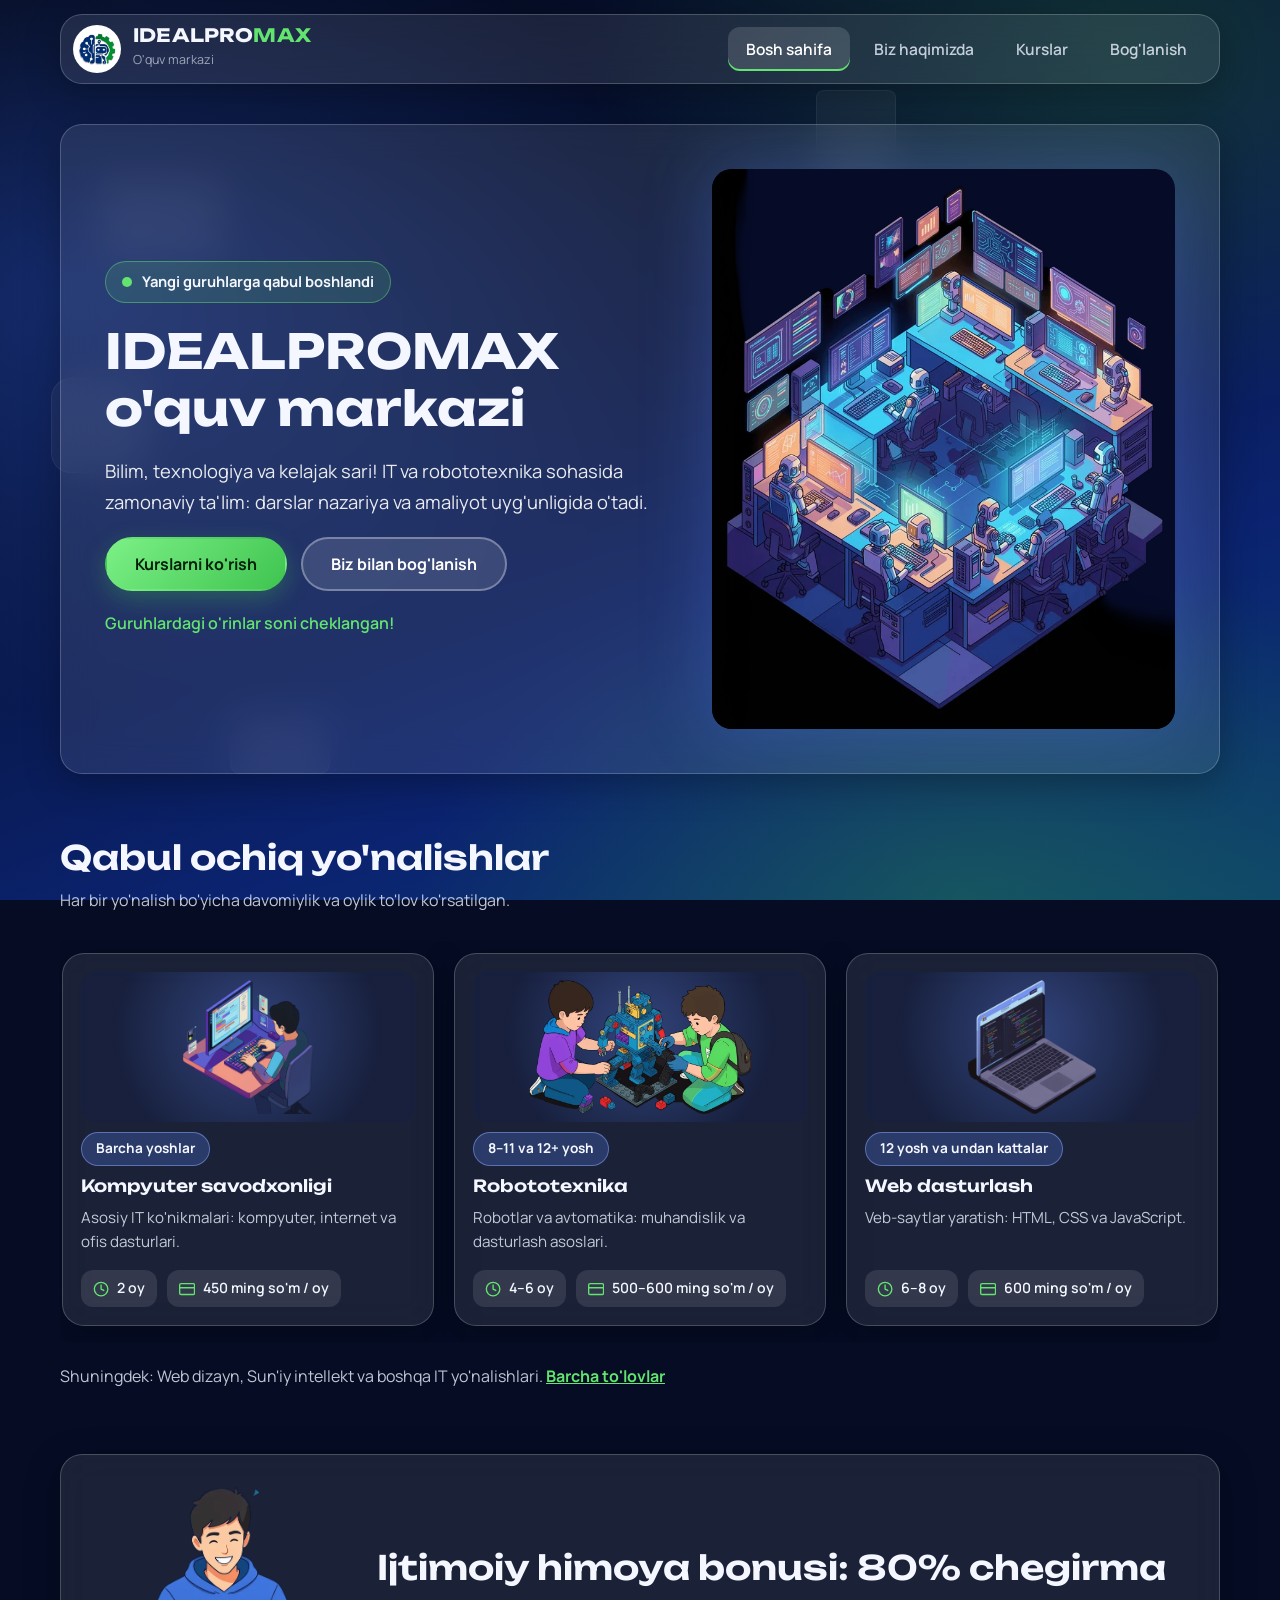
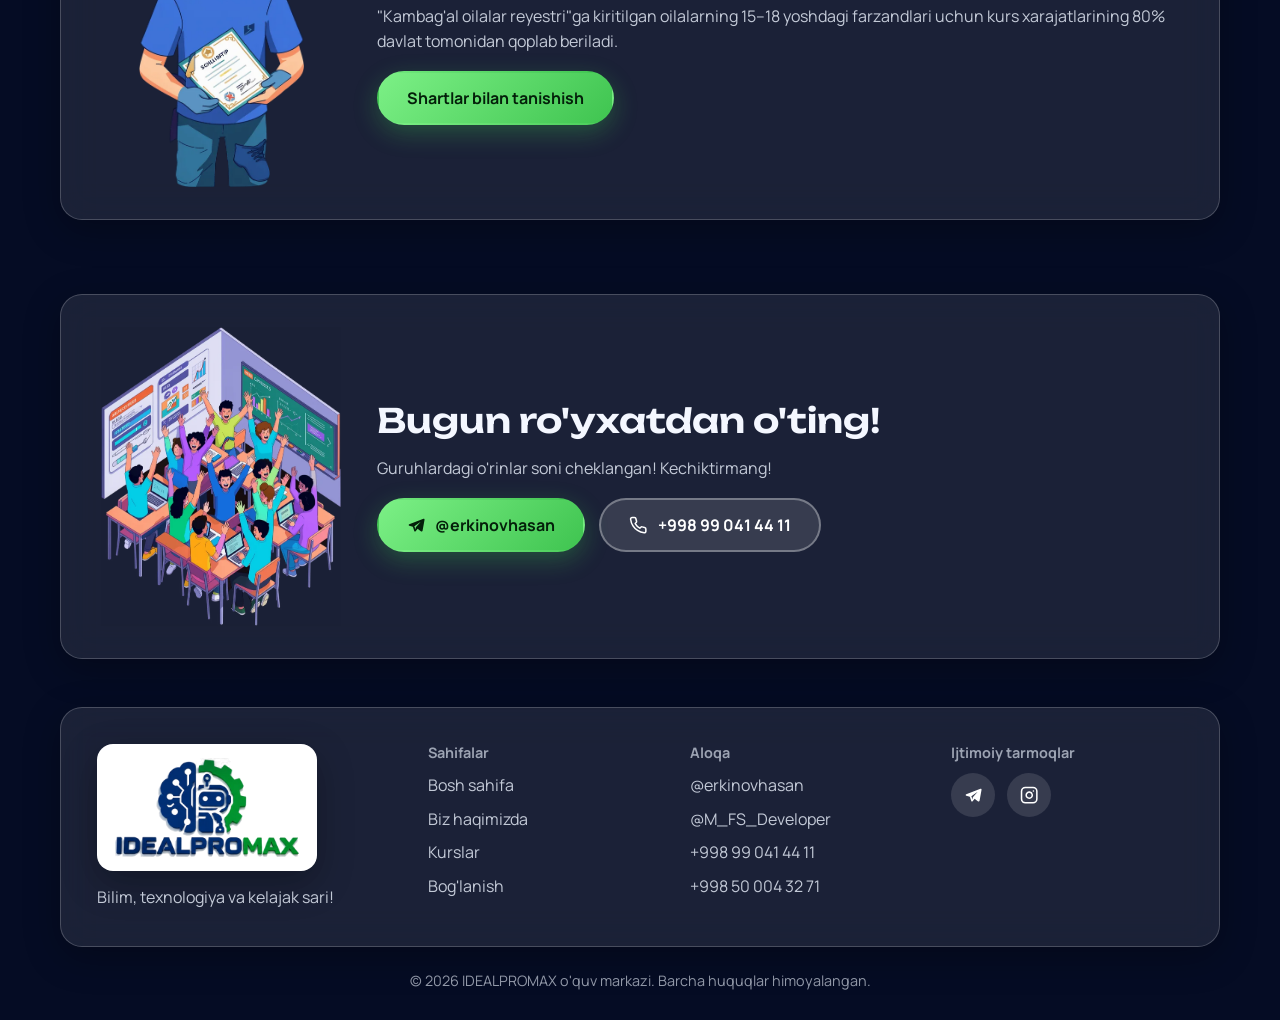
<file: index.html>
<!DOCTYPE html> <html lang="uz"> <head> <meta charset="UTF-8"> <meta name="viewport" content="width=device-width,initial-scale=1,viewport-fit=cover"> <title>IDEALPROMAX o'quv markazi</title> <meta name="description" content="IDEALPROMAX o'quv markazi: kompyuter savodxonligi, robototexnika, web dasturlash va boshqa IT yo'nalishlari. Yangi guruhlarga qabul boshlandi."> <meta name="theme-color" content="#050c24"> <meta name="color-scheme" content="dark"> <meta name="referrer" content="strict-origin-when-cross-origin"> <link rel="icon" type="image/png" href="images/favicon.png"> <link rel="preload" href="fonts/manrope-latin-wght-normal.woff2" as="font" type="font/woff2" crossorigin> <link rel="preload" href="fonts/unbounded-latin-wght-normal.woff2" as="font" type="font/woff2" crossorigin> <link rel="stylesheet" href="style.css"> <meta property="og:type" content="website"> <meta property="og:locale" content="uz_UZ"> <meta property="og:site_name" content="IDEALPROMAX o'quv markazi"> <meta property="og:title" content="IDEALPROMAX o'quv markazi"> <meta property="og:description" content="IDEALPROMAX o'quv markazi: kompyuter savodxonligi, robototexnika, web dasturlash va boshqa IT yo'nalishlari. Yangi guruhlarga qabul boshlandi."> <meta name="twitter:card" content="summary"> <noscript><link rel="stylesheet" href="noscript.css"></noscript> </head> <body> <svg class="sprite" width="0" height="0" aria-hidden="true"> <symbol id="i-tg" viewBox="0 0 24 24"><path fill="currentColor" d="M21.5 3.6 2.9 10.8c-.9.35-.85 1.65.07 1.9l4.7 1.35 1.8 5.6c.25.8 1.3.95 1.8.3l2.6-3.2 4.6 3.4c.7.5 1.65.1 1.85-.75L22.9 5c.2-.85-.6-1.7-1.4-1.4zM9.6 13.3l8.3-5.9-6.4 7.2-.3 3z"/></symbol> <symbol id="i-ph" viewBox="0 0 24 24"><path fill="none" stroke="currentColor" stroke-width="2" stroke-linecap="round" stroke-linejoin="round" d="M22 16.9v3a2 2 0 0 1-2.2 2 19.8 19.8 0 0 1-8.6-3.1 19.5 19.5 0 0 1-6-6A19.8 19.8 0 0 1 2.1 4.2 2 2 0 0 1 4.1 2h3a2 2 0 0 1 2 1.7c.1 1 .4 1.9.7 2.8a2 2 0 0 1-.5 2.1L8.1 9.9a16 16 0 0 0 6 6l1.3-1.3a2 2 0 0 1 2.1-.4c.9.3 1.8.6 2.8.7a2 2 0 0 1 1.7 2z"/></symbol> <symbol id="i-ig" viewBox="0 0 24 24"><g fill="none" stroke="currentColor" stroke-width="2" stroke-linecap="round" stroke-linejoin="round"><rect x="2" y="2" width="20" height="20" rx="5"/><path d="M16 11.4A4 4 0 1 1 12.6 8 4 4 0 0 1 16 11.4z"/><path d="M17.5 6.5h.01"/></g></symbol> <symbol id="i-pin" viewBox="0 0 24 24"><g fill="none" stroke="currentColor" stroke-width="2" stroke-linecap="round" stroke-linejoin="round"><path d="M21 10c0 7-9 13-9 13S3 17 3 10a9 9 0 0 1 18 0z"/><circle cx="12" cy="10" r="3"/></g></symbol> <symbol id="i-clock" viewBox="0 0 24 24"><g fill="none" stroke="currentColor" stroke-width="2" stroke-linecap="round" stroke-linejoin="round"><circle cx="12" cy="12" r="10"/><path d="M12 6v6l4 2"/></g></symbol> <symbol id="i-card" viewBox="0 0 24 24"><g fill="none" stroke="currentColor" stroke-width="2" stroke-linecap="round" stroke-linejoin="round"><rect x="1" y="4" width="22" height="16" rx="2"/><path d="M1 10h22"/></g></symbol> <symbol id="i-home" viewBox="0 0 24 24"><g fill="none" stroke="currentColor" stroke-width="2" stroke-linecap="round" stroke-linejoin="round"><path d="M3 9l9-7 9 7v11a2 2 0 0 1-2 2H5a2 2 0 0 1-2-2z"/><path d="M9 22V12h6v10"/></g></symbol> <symbol id="i-info" viewBox="0 0 24 24"><g fill="none" stroke="currentColor" stroke-width="2" stroke-linecap="round" stroke-linejoin="round"><circle cx="12" cy="12" r="10"/><path d="M12 16v-4M12 8h.01"/></g></symbol> <symbol id="i-book" viewBox="0 0 24 24"><g fill="none" stroke="currentColor" stroke-width="2" stroke-linecap="round" stroke-linejoin="round"><path d="M2 3h6a4 4 0 0 1 4 4v14a3 3 0 0 0-3-3H2z"/><path d="M22 3h-6a4 4 0 0 0-4 4v14a3 3 0 0 1 3-3h7z"/></g></symbol> <symbol id="i-chat" viewBox="0 0 24 24"><path fill="none" stroke="currentColor" stroke-width="2" stroke-linecap="round" stroke-linejoin="round" d="M21 11.5a8.4 8.4 0 0 1-.9 3.8 8.5 8.5 0 0 1-7.6 4.7 8.4 8.4 0 0 1-3.8-.9L3 21l1.9-5.7a8.4 8.4 0 0 1-.9-3.8 8.5 8.5 0 0 1 4.7-7.6 8.4 8.4 0 0 1 3.8-.9h.5a8.5 8.5 0 0 1 8 8z"/></symbol> <symbol id="i-ok" viewBox="0 0 24 24"><path fill="none" stroke="currentColor" stroke-width="2.6" stroke-linecap="round" stroke-linejoin="round" d="M20 6 9 17l-5-5"/></symbol> </svg> <a class="skip" href="#main">Asosiy mazmunga o'tish</a> <div class="bg-shapes" aria-hidden="true"> <div class="shape"></div><div class="shape"></div><div class="shape"></div> <div class="shape"></div><div class="shape"></div><div class="shape"></div> </div> <header id="top"> <div class="container"> <nav class="glass" aria-label="Asosiy menyu"> <a class="logo" href="#home" data-page="home" aria-label="IDEALPROMAX — bosh sahifa"> <span class="logo-icon"><img src="images/logo-icon.png" alt="" width="44" height="44"></span> <span class="logo-text"><b>IDEALPRO<i>MAX</i></b><small>O'quv markazi</small></span> </a> <a class="nav-call" href="tel:+998990414411" aria-label="Qo'ng'iroq qilish"><svg><use href="#i-ph"/></svg></a> <div class="nav-links"> <a href="#home" data-page="home" class="active">Bosh sahifa</a> <a href="#about" data-page="about">Biz haqimizda</a> <a href="#courses" data-page="courses">Kurslar</a> <a href="#contact" data-page="contact">Bog'lanish</a> </div> </nav> </div> </header> <main id="main"> <section id="home" class="page active"> <div class="container"> <div class="hero glass"> <div class="hero-content"> <span class="pill"><span class="dot"></span>Yangi guruhlarga qabul boshlandi</span> <h1>IDEALPROMAX o'quv markazi</h1> <p class="lead">Bilim, texnologiya va kelajak sari! IT va robototexnika sohasida zamonaviy ta'lim: darslar nazariya va amaliyot uyg'unligida o'tadi.</p> <div class="btn-row"> <a class="btn btn-primary" href="#courses" data-page="courses">Kurslarni ko'rish</a> <a class="btn btn-ghost" href="#contact" data-page="contact">Biz bilan bog'lanish</a> </div> <p class="note">Guruhlardagi o'rinlar soni cheklangan!</p> </div> <div class="hero-image"><img src="images/hero.webp" alt="IT va robototexnika xonasi illyustratsiyasi" width="750" height="1000" fetchpriority="high"></div> </div> <div class="section"> <div class="section-head"> <h2>Qabul ochiq yo'nalishlar</h2> <p>Har bir yo'nalish bo'yicha davomiylik va oylik to'lov ko'rsatilgan.</p> </div> <div class="carousel" data-carousel aria-label="Kurs yo'nalishlari"><div class="track"> <article class="card glass lift slide"> <div class="card-img"><img src="images/computer.webp" alt="Kompyuter savodxonligi" loading="lazy"></div> <span class="badge">Barcha yoshlar</span> <h3>Kompyuter savodxonligi</h3> <p>Asosiy IT ko'nikmalari: kompyuter, internet va ofis dasturlari.</p> <div class="chips"><span class="chip"><svg><use href="#i-clock"/></svg>2 oy</span><span class="chip"><svg><use href="#i-card"/></svg>450 ming so'm / oy</span></div> </article> <article class="card glass lift slide"> <div class="card-img"><img src="images/robokids.webp" alt="Robototexnika" loading="lazy"></div> <span class="badge">8–11 va 12+ yosh</span> <h3>Robototexnika</h3> <p>Robotlar va avtomatika: muhandislik va dasturlash asoslari.</p> <div class="chips"><span class="chip"><svg><use href="#i-clock"/></svg>4–6 oy</span><span class="chip"><svg><use href="#i-card"/></svg>500–600 ming so'm / oy</span></div> </article> <article class="card glass lift slide"> <div class="card-img"><img src="images/web.webp" alt="Web dasturlash" loading="lazy"></div> <span class="badge">12 yosh va undan kattalar</span> <h3>Web dasturlash</h3> <p>Veb-saytlar yaratish: HTML, CSS va JavaScript.</p> <div class="chips"><span class="chip"><svg><use href="#i-clock"/></svg>6–8 oy</span><span class="chip"><svg><use href="#i-card"/></svg>600 ming so'm / oy</span></div> </article> </div></div> <p class="more">Shuningdek: Web dizayn, Sun'iy intellekt va boshqa IT yo'nalishlari. <a href="#courses" data-page="courses" data-scroll="prices">Barcha to'lovlar</a></p> </div> <div class="section"> <div class="banner glass"> <img src="images/social.webp" alt="Sertifikat ushlab turgan o'quvchi" loading="lazy"> <div> <h2>Ijtimoiy himoya bonusi: 80% chegirma</h2> <p>&quot;Kambag'al oilalar reyestri&quot;ga kiritilgan oilalarning 15–18 yoshdagi farzandlari uchun kurs xarajatlarining 80% davlat tomonidan qoplab beriladi.</p> <a class="btn btn-primary" href="#courses" data-page="courses" data-scroll="bonus">Shartlar bilan tanishish</a> </div> </div> </div> </div> </section> <section id="about" class="page"> <div class="container"> <div class="about-content"> <div class="about-text glass"> <h2>Biz haqimizda</h2> <p>IDEALPROMAX — IT va robototexnika sohasida zamonaviy ta'lim beruvchi o'quv markazi. Barcha yoshdagi o'quvchilar uchun professional kurslar tashkil etiladi.</p> <p>Darslar zamonaviy usulda, nazariya va amaliyot uyg'unligida olib boriladi. Kompyuter savodxonligi, robototexnika, web dasturlash, web dizayn va sun'iy intellekt yo'nalishlarida bilim olishingiz mumkin.</p> <p>Guruhlardagi o'rinlar soni cheklangan, shuning uchun qabulga oldindan yoziling.</p> </div> <div class="about-img"><img src="images/about.webp" alt="O'quv markazi xonasi illyustratsiyasi" loading="lazy"></div> </div> <div class="stats"> <div class="stat glass"><b>3</b><span>asosiy yo'nalish</span></div> <div class="stat glass"><b>8+</b><span>yoshdan qabul</span></div> <div class="stat glass"><b>2–8 oy</b><span>kurs davomiyligi</span></div> <div class="stat glass"><b>80%</b><span>ijtimoiy himoya bonusi</span></div> </div> <div class="section"> <div class="section-head"><h2>Nima uchun IDEALPROMAX</h2></div> <div class="grid-4"> <div class="feature glass"><h3>Zamonaviy ta'lim</h3><p>IT va robototexnika sohasida zamonaviy ta'lim beruvchi o'quv markazi.</p></div> <div class="feature glass"><h3>Barcha yoshlar uchun</h3><p>Barcha yoshdagi o'quvchilar uchun professional kurslar.</p></div> <div class="feature glass"><h3>Rasmiy sertifikat</h3><p>IT park va IDEALPROMAX tomonidan sertifikat beriladi.</p></div> <div class="feature glass"><h3>Amaliy tajriba</h3><p>Zamonaviy texnologiya va amaliy tajriba bilan ishlash.</p></div> </div> </div> <div class="section"> <div class="result glass"> <img src="images/certificate.webp" alt="Sertifikat olgan bitiruvchi" loading="lazy"> <div> <h2>Sertifikat va natija</h2> <p>Kursni muvaffaqiyatli tugatgan har bir o'quvchi rasmiy hujjat oladi va kelajak uchun tayyor bo'ladi.</p> <ol class="steps"> <li><b>Rasmiy sertifikat</b><span>IT park va IDEALPROMAX tomonidan tasdiqlangan rasmiy sertifikat.</span></li> <li><b>Amaliy portfolio</b><span>Haqiqiy loyihalar va shaxsiy portfolio — ish beruvchilarga taqdim etishga tayyor.</span></li> <li><b>IT karyerasi</b><span>Kelajakda IT sohasida ishlash va rivojlanish imkoniyati.</span></li> </ol> </div> </div> </div> </div> </section> <section id="courses" class="page"> <div class="container"> <div class="hero glass hero-sm"> <div class="hero-content"> <h1>Kurslar va to'lovlar</h1> <p class="lead">Barcha yo'nalishlar bo'yicha o'qish davomiyligi, yosh chegarasi va oylik to'lovlar bir joyda.</p> <a class="btn btn-primary" href="#contact" data-page="contact">Kursga yozilish</a> </div> <div class="hero-image hero-image-sm"><img src="images/courses.webp" alt="IT yo'nalishlari illyustratsiyasi" loading="lazy"></div> </div> <div class="section carousel" data-carousel aria-label="Kurslar"><div class="track"> <article class="course glass slide"> <div class="card-img"><img src="images/computer.webp" alt="Kompyuter savodxonligi kursi" loading="lazy"></div> <span class="badge">Barcha yoshlar</span> <h2>Kompyuter savodxonligi</h2> <h3>Nima o'rganasiz?</h3> <ul class="ticks"> <li>Kompyuter asoslari va operatsion tizimlar</li> <li>Internet va xavfsiz foydalanish</li> <li>Ofis dasturlari (Word, Excel, PowerPoint)</li> </ul> <div class="meta"><div><small>Davomiylik</small><b>2 oy</b></div><div><small>Oylik to'lov</small><b>450 ming so'm</b></div></div> </article> <article class="course glass slide"> <div class="card-img"><img src="images/robokids.webp" alt="Robokids kursi" loading="lazy"></div> <span class="badge">8–11 yosh</span> <h2>Robokids</h2> <h3>Nima o'rganasiz?</h3> <ul class="ticks"> <li>Robot dizayni va qurilish asoslari</li> <li>Muhandislik tafakkurini rivojlantirish</li> </ul> <div class="meta"><div><small>Davomiylik</small><b>4–6 oy</b></div><div><small>Oylik to'lov</small><b>500 ming so'm</b></div></div> </article> <article class="course glass slide"> <div class="card-img"><img src="images/robotics.webp" alt="Robototexnika kursi" loading="lazy"></div> <span class="badge">12+ yosh</span> <h2>Robototexnika</h2> <h3>Nima o'rganasiz?</h3> <ul class="ticks"> <li>Dasturlash va avtomatika</li> <li>Muhandislik asoslari va loyihalar</li> </ul> <div class="meta"><div><small>Davomiylik</small><b>6 oy</b></div><div><small>Oylik to'lov</small><b>600 ming so'm</b></div></div> </article> <article class="course glass slide"> <div class="card-img"><img src="images/web.webp" alt="Web dasturlash kursi" loading="lazy"></div> <span class="badge">12 yosh va undan kattalar</span> <h2>Web dasturlash</h2> <p>Zamonaviy veb-texnologiyalarni o'rganing va o'z veb-saytingizni yarating!</p> <h3>O'quv dasturi</h3> <ul class="ticks"> <li>HTML — veb-sahifalar tuzilishi</li> <li>CSS — dizayn va stillar</li> <li>JavaScript — interaktivlik va dasturlash</li> <li>To'liq veb-saytlar yaratish</li> </ul> <div class="meta"><div><small>Davomiylik</small><b>6–8 oy</b></div><div><small>Oylik to'lov</small><b>600 ming so'm</b></div></div> </article> </div></div> <div class="section" id="prices"> <div class="section-head"><h2>To'lovlar jadvali</h2></div> <div class="table-wrap glass"> <table class="price-table"> <thead><tr><th>Yo'nalish</th><th>Yosh</th><th>Davomiylik</th><th>Oylik to'lov</th></tr></thead> <tbody> <tr><td data-label="Yo'nalish">Kompyuter savodxonligi</td><td data-label="Yosh">Barcha yoshlar</td><td data-label="Davomiylik">2 oy</td><td data-label="Oylik to'lov">450 ming so'm</td></tr> <tr><td data-label="Yo'nalish">Robokids</td><td data-label="Yosh">8–11 yosh</td><td data-label="Davomiylik">4–6 oy</td><td data-label="Oylik to'lov">500 ming so'm</td></tr> <tr><td data-label="Yo'nalish">Robototexnika</td><td data-label="Yosh">12+ yosh</td><td data-label="Davomiylik">6 oy</td><td data-label="Oylik to'lov">600 ming so'm</td></tr> <tr><td data-label="Yo'nalish">Web dasturlash</td><td data-label="Yosh">12 yosh va undan kattalar</td><td data-label="Davomiylik">6–8 oy</td><td data-label="Oylik to'lov">600 ming so'm</td></tr> </tbody> </table> </div> </div> <div class="section"> <div class="section-head"><h2>Qo'shimcha yo'nalishlar</h2><p>Quyidagi yo'nalishlar bo'yicha ham qabul ochiq. Davomiylik va to'lovni Telegram yoki telefon orqali so'rang.</p></div> <div class="grid-fit"> <div class="feature glass"><h3>Web dizayn</h3></div> <div class="feature glass"><h3>Sun'iy intellekt</h3></div> <div class="feature glass"><h3>IT yo'nalishlari</h3></div> </div> </div> <div class="section" id="bonus"> <div class="banner glass"> <img src="images/social.webp" alt="Sertifikat ushlab turgan o'quvchi" loading="lazy"> <div> <h2>Ijtimoiy himoya bonusi</h2> <p class="lead">80% chegirma — bilimga yo'l hamma uchun ochiq!</p> <dl class="facts"> <div><dt>Kimlar uchun?</dt><dd>&quot;Kambag'al oilalar reyestri&quot;ga kiritilgan (ijtimoiy himoya reyestrida turuvchi) oilalarning 15–18 yoshdagi farzandlari.</dd></div> <div><dt>Chegirma miqdori</dt><dd>Kurs xarajatlarining 80% davlat tomonidan qoplab beriladi.</dd></div> <div><dt>Barcha kurslar</dt><dd>Kompyuter savodxonligi, Robototexnika va Web dasturlash kurslarida amal qiladi.</dd></div> <div><dt>Hujjatlar</dt><dd>Reyestrdagi hujjatlarni taqdim etish kifoya — ro'yxatdan o'tish oson!</dd></div> </dl> </div> </div> </div> </div> </section> <section id="contact" class="page"> <div class="container"> <div class="hero glass hero-sm"> <div class="hero-content"> <h1>Biz bilan bog'lanish</h1> <p class="lead">Kursga yozilish va savollar uchun Telegram orqali yozing yoki qo'ng'iroq qiling. Guruhlardagi o'rinlar soni cheklangan!</p> </div> <div class="logo-plate"><img src="images/logo-full.png" alt="IDEALPROMAX logotipi" loading="lazy"></div> </div> <div class="contact-grid section"> <div class="contact-info glass"> <h2>Aloqa ma'lumotlari</h2> <ul class="contact-list"> <li><span class="ci"><svg><use href="#i-tg"/></svg></span><div><h4>Telegram</h4> <a href="https://t.me/erkinovhasan" target="_blank" rel="noopener noreferrer">@erkinovhasan</a> <a href="https://t.me/M_FS_Developer" target="_blank" rel="noopener noreferrer">@M_FS_Developer</a></div></li> <li><span class="ci"><svg><use href="#i-ph"/></svg></span><div><h4>Telefon</h4> <a href="tel:+998990414411">+998 99 041 44 11</a> <a href="tel:+998500043271">+998 50 004 32 71</a></div></li> <li><span class="ci"><svg><use href="#i-ig"/></svg></span><div><h4>Instagram</h4> <a data-href="instagram" href="https://www.instagram.com/parkent_idealpromax" target="_blank" rel="noopener noreferrer">Instagram sahifamiz</a></div></li> <li data-if="telegramChannel" hidden><span class="ci"><svg><use href="#i-tg"/></svg></span><div><h4>Telegram kanal</h4> <a data-href="telegramChannel" href="#" target="_blank" rel="noopener noreferrer">Kanalimizga obuna bo'ling</a></div></li> <li data-if="address" hidden><span class="ci"><svg><use href="#i-pin"/></svg></span><div><h4>Manzil</h4><a data-maplink data-text="address" href="#" target="_blank" rel="noopener noreferrer"></a></div></li> </ul> </div> <div class="contact-cta glass"> <h2>Bugun ro'yxatdan o'ting!</h2> <p>Guruhlardagi o'rinlar soni cheklangan. Kechiktirmang!</p> <div class="btn-col"> <a class="btn btn-primary" href="https://t.me/erkinovhasan" target="_blank" rel="noopener noreferrer"><svg><use href="#i-tg"/></svg>Telegramda yozish</a> <a class="btn btn-ghost" href="tel:+998990414411"><svg><use href="#i-ph"/></svg>Qo'ng'iroq qilish</a> </div> </div> </div> <div class="section"> <div class="map glass"> <h2>Bizni toping</h2> <div id="map-box" class="map-box"> <div id="map-fallback" class="map-fallback"> <svg><use href="#i-pin"/></svg> <p>Markaz manzilini aniqlash uchun bizga qo'ng'iroq qiling yoki Telegramda yozing.</p> <a class="btn btn-ghost" href="tel:+998990414411">+998 99 041 44 11</a> </div> </div> <a class="btn btn-ghost map-open" data-if="address" data-maplink href="#" target="_blank" rel="noopener noreferrer" hidden><svg><use href="#i-pin"/></svg>Xaritada ochish</a> </div> </div> </div> </section> </main> <section id="cta"> <div class="container"> <div class="banner glass"> <img src="images/register.webp" alt="Darsda xursand o'quvchilar" loading="lazy"> <div> <h2>Bugun ro'yxatdan o'ting!</h2> <p>Guruhlardagi o'rinlar soni cheklangan! Kechiktirmang!</p> <div class="btn-row"> <a class="btn btn-primary" href="https://t.me/erkinovhasan" target="_blank" rel="noopener noreferrer"><svg><use href="#i-tg"/></svg>@erkinovhasan</a> <a class="btn btn-ghost" href="tel:+998990414411"><svg><use href="#i-ph"/></svg>+998 99 041 44 11</a> </div> </div> </div> </div> </section> <footer id="footer"> <div class="container"> <div class="foot glass"> <div class="foot-brand"> <div class="logo-plate sm"><img src="images/logo-full.png" alt="IDEALPROMAX" loading="lazy"></div> <p>Bilim, texnologiya va kelajak sari!</p> </div> <div class="foot-col"> <h4>Sahifalar</h4> <a href="#home" data-page="home">Bosh sahifa</a> <a href="#about" data-page="about">Biz haqimizda</a> <a href="#courses" data-page="courses">Kurslar</a> <a href="#contact" data-page="contact">Bog'lanish</a> </div> <div class="foot-col"> <h4>Aloqa</h4> <a href="https://t.me/erkinovhasan" target="_blank" rel="noopener noreferrer">@erkinovhasan</a> <a href="https://t.me/M_FS_Developer" target="_blank" rel="noopener noreferrer">@M_FS_Developer</a> <a href="tel:+998990414411">+998 99 041 44 11</a> <a href="tel:+998500043271">+998 50 004 32 71</a> </div> <div class="foot-col"> <h4>Ijtimoiy tarmoqlar</h4> <div class="socials"> <a href="https://t.me/erkinovhasan" target="_blank" rel="noopener noreferrer" aria-label="Telegram"><svg><use href="#i-tg"/></svg></a> <a data-href="instagram" href="https://www.instagram.com/parkent_idealpromax" target="_blank" rel="noopener noreferrer" aria-label="Instagram"><svg><use href="#i-ig"/></svg></a> <a data-if="telegramChannel" data-href="telegramChannel" href="#" target="_blank" rel="noopener noreferrer" aria-label="Telegram kanal" hidden><svg><use href="#i-tg"/></svg></a> </div> </div> </div> <p class="copyright">&copy; <span id="year">2026</span> IDEALPROMAX o'quv markazi. Barcha huquqlar himoyalangan.</p> </div> </footer> <nav class="tabbar" aria-label="Pastki menyu"> <a href="#home" data-page="home" class="active"><svg><use href="#i-home"/></svg><span>Bosh sahifa</span></a> <a href="#about" data-page="about"><svg><use href="#i-info"/></svg><span>Biz haqimizda</span></a> <a href="#courses" data-page="courses"><svg><use href="#i-book"/></svg><span>Kurslar</span></a> <a href="#contact" data-page="contact"><svg><use href="#i-chat"/></svg><span>Bog'lanish</span></a> </nav> <script src="config.js"></script> <script src="main.js"></script> </body> </html>
</file>
<file: style.css>
@charset "utf-8";@font-face{font-family:Manrope;font-style:normal;font-weight:200 800;font-display:swap;src:url(fonts/manrope-latin-ext-wght-normal.woff2) format('woff2');unicode-range:U+0100-02BA,U+02BD-02C5,U+02C7-02CC,U+02CE-02D7,U+02DD-02FF,U+0304,U+0308,U+0329,U+1D00-1DBF,U+1E00-1E9F,U+1EF2-1EFF,U+2020,U+20A0-20AB,U+20AD-20C0,U+2113,U+2C60-2C7F,U+A720-A7FF}@font-face{font-family:Manrope;font-style:normal;font-weight:200 800;font-display:swap;src:url(fonts/manrope-latin-wght-normal.woff2) format('woff2');unicode-range:U+0000-00FF,U+0131,U+0152-0153,U+02BB-02BC,U+02C6,U+02DA,U+02DC,U+0304,U+0308,U+0329,U+2000-206F,U+20AC,U+2122,U+2191,U+2193,U+2212,U+2215,U+FEFF,U+FFFD}@font-face{font-family:Unbounded;font-style:normal;font-weight:200 900;font-display:swap;src:url(fonts/unbounded-latin-ext-wght-normal.woff2) format('woff2');unicode-range:U+0100-02BA,U+02BD-02C5,U+02C7-02CC,U+02CE-02D7,U+02DD-02FF,U+0304,U+0308,U+0329,U+1D00-1DBF,U+1E00-1E9F,U+1EF2-1EFF,U+2020,U+20A0-20AB,U+20AD-20C0,U+2113,U+2C60-2C7F,U+A720-A7FF}@font-face{font-family:Unbounded;font-style:normal;font-weight:200 900;font-display:swap;src:url(fonts/unbounded-latin-wght-normal.woff2) format('woff2');unicode-range:U+0000-00FF,U+0131,U+0152-0153,U+02BB-02BC,U+02C6,U+02DA,U+02DC,U+0304,U+0308,U+0329,U+2000-206F,U+20AC,U+2122,U+2191,U+2193,U+2212,U+2215,U+FEFF,U+FFFD}:root{--ink:#050c24;--blue:#1d3f9e;--blue-hi:#5b86ff;--green:#35a73b;--green-hi:#63e36f;--white:#f4f7ff;--dim:rgba(238,244,255,.8);--faint:rgba(238,244,255,.62);--glass:rgba(255,255,255,.09);--glass-hi:rgba(255,255,255,.15);--line:rgba(255,255,255,.2);--r:22px;--head:'Unbounded','Segoe UI',system-ui,sans-serif;--body:'Manrope','Segoe UI',system-ui,sans-serif}*{margin:0;padding:0;box-sizing:border-box}html{scroll-behavior:smooth;width:100%;max-width:100%;overflow-x:hidden;overflow-x:clip;overscroll-behavior-x:none;-webkit-text-size-adjust:100%;text-size-adjust:100%}@media (min-width:1600px){html{font-size:17px}.container{max-width:1360px}}@media (min-width:2200px){html{font-size:20px}.container{max-width:1700px}}[id]{scroll-margin-top:110px}body{font-family:var(--body);color:var(--white);background:var(--ink);line-height:1.6;overflow-x:hidden;overflow-x:clip;width:100%;max-width:100%;min-height:100vh;min-height:100dvh;position:relative;overscroll-behavior-x:none;touch-action:pan-y pinch-zoom}footer,header,main,section{max-width:100%}main{overflow-x:clip}body::before{content:"";position:fixed;top:0;left:0;width:100%;height:100%;height:100lvh;z-index:-2;pointer-events:none;background:radial-gradient(900px 600px at 88% 6%,rgba(53,167,59,.22),transparent 60%),radial-gradient(1000px 700px at 6% 32%,rgba(46,92,220,.35),transparent 60%),radial-gradient(900px 600px at 75% 100%,rgba(53,167,59,.28),transparent 60%),linear-gradient(160deg,#040919 0,#08153f 40%,#0b2370 72%,#0a3d6e 100%)}img{max-width:100%;height:auto;display:block}a{color:inherit}h1,h2,h3,h4{font-family:var(--head);line-height:1.18;font-weight:600}h1{font-size:clamp(1.8rem,1rem + 3.2vw,3rem);font-weight:700}h2{font-size:clamp(1.35rem,.9rem + 1.8vw,2.1rem)}h3{font-size:1.05rem}p{color:var(--dim)}svg{width:1.15em;height:1.15em;flex:none}:focus-visible{outline:3px solid var(--green-hi);outline-offset:3px;border-radius:8px}.container{max-width:1200px;margin:0 auto;padding:0 20px}.sprite{position:absolute;width:0;height:0;overflow:hidden}.skip{position:absolute;left:-999px;top:8px;background:#fff;color:#000;padding:10px 16px;border-radius:8px;z-index:100}.skip:focus{left:8px}.bg-shapes{position:fixed;top:0;left:0;width:100%;height:100%;height:100lvh;z-index:-1;overflow:hidden;pointer-events:none}.shape{position:absolute;background:rgba(255,255,255,.05);border:1px solid rgba(255,255,255,.06);animation:9s ease-in-out infinite float}.shape:first-child{width:120px;height:80px;border-radius:15px;top:20%;left:8%}.shape:nth-child(2){width:90px;height:140px;border-radius:12px;top:58%;right:12%;animation-delay:2s;background:rgba(99,227,111,.07)}.shape:nth-child(3){width:100px;height:60px;border-radius:10px;bottom:14%;left:18%;animation-delay:4s}.shape:nth-child(4){width:80px;height:120px;border-radius:8px;top:10%;right:30%;animation-delay:1s}.shape:nth-child(5){width:110px;height:70px;border-radius:14px;bottom:38%;right:18%;animation-delay:3s;background:rgba(91,134,255,.08)}.shape:nth-child(6){width:95px;height:95px;border-radius:20px;top:42%;left:4%;animation-delay:5s}@keyframes float{0%,100%{transform:translateY(0) rotate(0)}50%{transform:translateY(-22px) rotate(12deg)}}.glass{background:var(--glass);-webkit-backdrop-filter:blur(18px);backdrop-filter:blur(18px);border:1px solid var(--line);border-radius:var(--r);box-shadow:0 10px 36px rgba(0,0,0,.28);position:relative}@media (hover:hover){.lift{transition:transform .3s,background .3s}.lift:hover{background:var(--glass-hi);transform:translateY(-5px)}}header{position:sticky;top:0;z-index:50;padding:14px 0}nav{display:flex;align-items:center;justify-content:space-between;gap:16px;padding:10px 14px 10px 12px;background:rgba(8,18,58,.78)}.logo{display:flex;align-items:center;gap:12px;text-decoration:none}.logo-icon{width:48px;height:48px;border-radius:50%;background:#fff;display:grid;place-items:center;padding:5px;flex:none}.logo-text b{display:block;font-family:var(--head);font-size:1.15rem;font-weight:700;letter-spacing:.01em;line-height:1.1}.logo-text i{font-style:normal;color:var(--green-hi)}.logo-text small{color:var(--faint);font-size:.78rem}.nav-links{display:flex;gap:6px}.nav-links a{text-decoration:none;font-weight:600;font-size:.97rem;padding:10px 18px;border-radius:12px;color:var(--dim);transition:background .25s,color .25s}.nav-links a.active,.nav-links a:hover{background:rgba(255,255,255,.14);color:#fff}.nav-links a.active{box-shadow:inset 0 -2px 0 var(--green-hi)}.nav-call{display:none;width:46px;height:46px;border-radius:50%;background:linear-gradient(135deg,#7cf086,#3fc450);color:#04200a;place-items:center}.nav-call svg{width:22px;height:22px}.tabbar{display:none}.page{display:none;padding:26px 0 10px}.page.active{display:block}.section{margin-top:64px}.section-head{max-width:680px;margin-bottom:28px}.section-head p{margin-top:10px}.btn{display:inline-flex;align-items:center;justify-content:center;gap:10px;padding:14px 28px;border-radius:50px;font:700 1rem var(--body);text-decoration:none;cursor:pointer;border:2px solid transparent;transition:transform .25s,box-shadow .25s,background .25s;position:relative;overflow:hidden}.btn:hover{transform:translateY(-3px)}.btn-primary{background:linear-gradient(135deg,#7cf086,#3fc450);color:#04200a;box-shadow:0 8px 24px rgba(63,196,80,.3)}.btn-ghost{background:rgba(255,255,255,.12);border-color:rgba(255,255,255,.32);color:#fff}.btn-ghost:hover{background:rgba(255,255,255,.22)}.btn-row{display:flex;flex-wrap:wrap;gap:14px}.btn-col{display:flex;flex-direction:column;gap:14px;align-items:stretch}.ripple{position:absolute;border-radius:50%;background:rgba(255,255,255,.4);transform:scale(0);animation:.6s linear rip;pointer-events:none}@keyframes rip{to{transform:scale(4);opacity:0}}.hero{display:grid;grid-template-columns:1.1fr .9fr;gap:40px;align-items:center;padding:44px;overflow:hidden}.hero-content>*+*{margin-top:20px}.lead{font-size:1.15rem;line-height:1.65;color:rgba(255,255,255,.9)}.note{font-weight:600;color:var(--green-hi)}.pill{display:inline-flex;align-items:center;gap:10px;padding:8px 16px;border-radius:50px;background:rgba(99,227,111,.14);border:1px solid rgba(99,227,111,.45);font-weight:700;font-size:.92rem}.dot{width:10px;height:10px;border-radius:50%;background:var(--green-hi);animation:1.8s infinite pulse}@keyframes pulse{0%{box-shadow:0 0 0 0 rgba(99,227,111,.6)}100%{box-shadow:0 0 0 12px rgba(99,227,111,0)}}.hero-image{border-radius:20px;overflow:hidden;background:#060b27;box-shadow:0 0 70px rgba(91,134,255,.28);max-height:560px}.hero-image img{width:100%;height:100%;max-height:560px;object-fit:cover}.hero-sm{padding:36px 44px}.hero-image-sm{background:0 0;box-shadow:none;max-height:320px;display:flex;justify-content:center}.hero-image-sm img{width:auto;max-height:320px;object-fit:contain}.logo-plate{background:#fff;border-radius:20px;padding:18px 26px;max-width:360px;justify-self:center;box-shadow:0 12px 36px rgba(0,0,0,.3)}.logo-plate.sm{max-width:220px;padding:12px 16px;border-radius:16px}.grid-2{display:grid;grid-template-columns:repeat(2,1fr);gap:28px}.grid-3{display:grid;grid-template-columns:repeat(3,1fr);gap:28px}.grid-4{display:grid;grid-template-columns:repeat(4,1fr);gap:22px}.card,.course{padding:18px;display:flex;flex-direction:column;gap:10px}.course h2{font-size:1.15rem}.card p,.course p{font-size:.95rem}.card-img{height:150px;border-radius:14px;background:radial-gradient(circle at 50% 40%,rgba(91,134,255,.35),rgba(10,26,85,.2) 70%);display:grid;place-items:center;padding:8px;overflow:hidden;position:relative}.card-img img{position:absolute;inset:8px;width:calc(100% - 16px);height:calc(100% - 16px);object-fit:contain}.badge{align-self:flex-start;padding:5px 14px;border-radius:50px;background:rgba(91,134,255,.25);border:1px solid rgba(140,170,255,.5);font-size:.85rem;font-weight:700}.chips{display:flex;flex-wrap:wrap;gap:10px;margin-top:auto;padding-top:6px}.chip{display:inline-flex;align-items:center;gap:8px;padding:7px 12px;border-radius:12px;background:rgba(255,255,255,.1);font-weight:600;font-size:.88rem}.chip svg{color:var(--green-hi)}.more{margin-top:22px}.more a{color:var(--green-hi);font-weight:700}.feature{padding:26px}.feature h3{margin-bottom:8px}.course h3{font-size:.95rem;color:var(--faint);margin-top:4px}.ticks{list-style:none;display:grid;gap:8px}.ticks li{position:relative;padding-left:30px;color:var(--dim)}.ticks li::before{content:"";position:absolute;left:0;top:.35em;width:18px;height:18px;border-radius:50%;background:var(--green) url("data:image/svg+xml,%3Csvg xmlns='http://www.w3.org/2000/svg' viewBox='0 0 24 24' fill='none' stroke='white' stroke-width='3.5' stroke-linecap='round' stroke-linejoin='round'%3E%3Cpath d='M20 6 9 17l-5-5'/%3E%3C/svg%3E") center/12px no-repeat}.meta{display:grid;grid-template-columns:1fr 1fr;gap:12px;margin-top:auto;padding-top:10px}.meta div{padding:10px 14px;border-radius:14px;background:rgba(255,255,255,.1)}.meta small{display:block;color:var(--faint);font-size:.82rem}.meta b{font-size:1rem}.banner,.result{display:grid;grid-template-columns:240px 1fr;gap:36px;align-items:center;padding:32px 40px}.banner img,.result img{max-height:300px;width:auto;margin:0 auto}.banner>div>*+*,.result>div>*+*{margin-top:16px}.steps{list-style:none;counter-reset:s;display:grid;gap:14px}.steps li{counter-increment:s;position:relative;padding-left:52px}.steps li::before{content:counter(s);position:absolute;left:0;top:0;width:38px;height:38px;border-radius:50%;background:var(--green-hi);color:#04200a;font:700 1rem var(--head);display:grid;place-items:center}.steps b{display:block}.steps span{color:var(--dim)}.facts{display:grid;grid-template-columns:1fr 1fr;gap:14px}.facts div{padding:16px;border-radius:14px;background:rgba(255,255,255,.09)}.facts dt{font-weight:800;margin-bottom:4px}.facts dd{color:var(--dim);font-size:.95rem}.about-content{display:grid;grid-template-columns:1.2fr .8fr;gap:36px;align-items:center}.about-text{padding:40px}.about-text>*+*{margin-top:18px}.about-text p{font-size:1.05rem;line-height:1.8}.about-img img{max-height:420px;width:auto;margin:0 auto}.stats{display:grid;grid-template-columns:repeat(4,1fr);gap:22px;margin-top:40px}.stat{padding:26px 16px;text-align:center}.stat b{display:block;font:700 clamp(1.6rem,1.1rem + 1.6vw,2.4rem) var(--head);color:var(--green-hi)}.stat span{color:var(--dim)}.table-wrap{overflow:hidden}.price-table{width:100%;border-collapse:collapse}.price-table td,.price-table th{padding:18px 24px;text-align:left}.price-table th{font-size:.9rem;color:var(--faint);font-weight:700;background:rgba(255,255,255,.07)}.price-table td{border-top:1px solid rgba(255,255,255,.12);color:var(--dim)}.price-table td:first-child{font-weight:800;color:#fff}.price-table td:last-child{font-weight:800;color:var(--green-hi);white-space:nowrap}.contact-grid{display:grid;grid-template-columns:1.1fr .9fr;gap:28px}.contact-cta,.contact-info,.map{padding:36px}.contact-cta>*+*{margin-top:16px}.contact-list{list-style:none;margin-top:24px;display:grid;gap:22px}.contact-list li{display:flex;gap:16px;align-items:flex-start}.contact-list[hidden],[hidden]{display:none!important}.ci{width:46px;height:46px;border-radius:14px;background:rgba(255,255,255,.14);display:grid;place-items:center;flex:none}.ci svg{width:22px;height:22px;color:var(--green-hi)}.contact-list h4{font-size:.9rem;color:var(--faint);margin-bottom:4px;font-family:var(--body);font-weight:700}.contact-list a{display:block;text-decoration:none;font-weight:700;font-size:1.1rem;padding:2px 0}.contact-list a:hover{color:var(--green-hi)}.map h2{margin-bottom:22px}.map-box{border-radius:16px;overflow:hidden;background:rgba(255,255,255,.08);border:1px solid var(--line);min-height:320px;display:grid}.map-open{margin-top:18px}.map-box iframe{width:100%;height:440px;border:0}.map-fallback{display:flex;flex-direction:column;align-items:center;justify-content:center;gap:14px;text-align:center;padding:40px 20px}.map-fallback svg{width:56px;height:56px;color:var(--green-hi)}.map-fallback p{max-width:420px}#cta{margin-top:64px}body[data-current=contact] #cta{display:none}#footer{margin-top:48px;padding-bottom:28px}.foot{display:grid;grid-template-columns:1.3fr 1fr 1fr 1fr;gap:30px;padding:36px}.foot-brand p{margin-top:14px}.foot-col{display:flex;flex-direction:column;gap:8px;align-items:flex-start}.foot-col h4{font-size:.9rem;color:var(--faint);font-family:var(--body);font-weight:700;margin-bottom:4px}.foot-col a{text-decoration:none;color:var(--dim);transition:color .2s}.foot-col a:hover{color:var(--green-hi)}.socials{display:flex;gap:12px}.foot-col .socials a{width:44px;height:44px;border-radius:50%;background:rgba(255,255,255,.12);display:grid;place-items:center;color:#fff}.foot-col .socials a:hover{background:var(--green);color:#fff}.copyright{text-align:center;color:var(--faint);font-size:.9rem;margin-top:22px}.nf-main{min-height:100vh;min-height:100dvh;display:grid;place-items:center;padding:24px 0}.nf-card{text-align:center;max-width:560px}.nf-logo{margin:0 auto 20px}.nf-actions{justify-content:center;margin-top:20px}.about-content>*,.banner>*,.contact-grid>*,.contact-list li>div,.foot>*,.grid-4>*,.grid-fit>*,.hero>*,.result>*{min-width:0}.contact-list a,.foot-col a,.hero h1,.lead,h2,h3,p{overflow-wrap:anywhere}.carousel{position:relative}.track{touch-action:pan-x pan-y pinch-zoom;display:flex;gap:20px;overflow-x:auto;scroll-snap-type:x mandatory;scrollbar-width:none;padding:12px 2px 16px;position:relative;overscroll-behavior-x:contain;-webkit-overflow-scrolling:touch}.track::-webkit-scrollbar{display:none}.slide{flex:0 0 calc((100% - 40px)/ 3);scroll-snap-align:start;min-width:0}.car-ctrl{display:flex;align-items:center;justify-content:center;gap:16px;margin-top:4px}.car-btn{width:44px;height:44px;border-radius:50%;background:rgba(255,255,255,.14);border:1px solid var(--line);color:#fff;cursor:pointer;display:grid;place-items:center;transition:background .2s}.car-btn:hover:not(:disabled){background:rgba(255,255,255,.26)}.car-btn:disabled{opacity:.35;cursor:default}.car-btn svg{width:22px;height:22px}.dots{display:flex;gap:8px;align-items:center}.dots button{width:10px;height:10px;border-radius:6px;border:0;background:rgba(255,255,255,.35);cursor:pointer;padding:0;transition:width .25s,background .25s}.dots button[aria-current=true]{background:var(--green-hi);width:26px}.grid-fit{display:grid;grid-template-columns:repeat(auto-fit,minmax(220px,1fr));gap:22px}@media (max-width:1024px){.slide{flex-basis:calc((100% - 20px)/ 2)}.grid-4,.stats{grid-template-columns:repeat(2,1fr)}.foot{grid-template-columns:1fr 1fr}}@media (max-width:960px){header{padding:10px 0}.nav-links{display:none}.nav-call{display:grid}nav{padding:8px 10px}body{padding-bottom:calc(96px + env(safe-area-inset-bottom))}.tabbar{display:grid;grid-template-columns:repeat(4,1fr);gap:4px;position:fixed;z-index:60;left:12px;right:12px;bottom:calc(10px + env(safe-area-inset-bottom));padding:8px;border-radius:24px;background:rgba(7,16,52,.9);-webkit-backdrop-filter:blur(20px);backdrop-filter:blur(20px);border:1px solid rgba(255,255,255,.22);box-shadow:0 12px 36px rgba(0,0,0,.45);max-width:560px;margin:0 auto}.tabbar a{display:flex;flex-direction:column;align-items:center;justify-content:center;gap:4px;min-height:56px;padding:6px 2px;border-radius:16px;text-decoration:none;color:var(--faint);font-size:.72rem;font-weight:700;line-height:1.1;text-align:center;transition:background .25s,color .25s;-webkit-tap-highlight-color:transparent}.tabbar svg{width:24px;height:24px}.tabbar a.active{background:rgba(99,227,111,.16);color:var(--green-hi)}.tabbar a:active{transform:scale(.96)}.about-content,.contact-grid,.hero{grid-template-columns:1fr}.hero{padding:32px 28px;gap:28px}.hero-image,.hero-image img{max-height:420px}.banner,.result{grid-template-columns:1fr;padding:28px;text-align:left}.banner img,.result img{max-height:240px}}@media (max-width:700px){.section{margin-top:48px}.facts{grid-template-columns:1fr}.track{gap:14px}.slide{flex-basis:84%}.card-img{height:130px}.hero-image,.hero-image img{max-height:340px}.hero-image-sm,.hero-image-sm img{max-height:200px}.hero,.hero-sm{padding:26px 20px}.about-text,.banner,.contact-cta,.contact-info,.map,.result{padding:24px 20px}.btn-row .btn{width:100%}.foot{grid-template-columns:1fr;padding:26px 22px}.stats{gap:14px}.price-table thead{position:absolute;left:-9999px}.price-table,.price-table tbody,.price-table td,.price-table tr{display:block;width:100%}.price-table tr{padding:14px 18px;border-top:1px solid rgba(255,255,255,.14)}.price-table tr:first-child{border-top:0}.price-table td{border:0;padding:5px 0;display:flex;justify-content:space-between;gap:16px;text-align:right}.price-table td::before{content:attr(data-label);color:var(--faint);font-weight:600;text-align:left}.price-table td:first-child{font-size:1.1rem}.map-open{margin-top:18px}.map-box iframe{height:320px}.shape{display:none}.glass{-webkit-backdrop-filter:blur(10px);backdrop-filter:blur(10px)}.nav-call{width:44px;height:44px}}@media (max-width:420px){.container{padding:0 14px}.logo-text small{display:none}.logo-text b{font-size:1rem}.grid-4,.stats{grid-template-columns:1fr}.slide{flex-basis:88%}}@media (max-width:360px){.container{padding:0 12px}h1{font-size:1.6rem}.btn{padding:13px 18px;font-size:.95rem}.tabbar{left:8px;right:8px;padding:6px;gap:2px}.tabbar a{font-size:.64rem;min-height:52px}.tabbar svg{width:22px;height:22px}.logo-icon{width:42px;height:42px}.logo-text b{font-size:.95rem}.hero,.hero-sm{padding:22px 16px}.about-text,.banner,.contact-cta,.contact-info,.map,.result{padding:20px 16px}.price-table tr{padding:12px 14px}}@media (max-height:520px) and (orientation:landscape){header{position:static}body{padding-bottom:calc(76px + env(safe-area-inset-bottom))}.tabbar a{flex-direction:row;gap:8px;min-height:44px;font-size:.78rem}.tabbar a svg{width:20px;height:20px}.hero-image,.hero-image img{max-height:260px}}@media (prefers-reduced-motion:reduce){*,::after,::before{animation:none!important;transition:none!important;scroll-behavior:auto!important}}
</file>
<file: noscript.css>
.page{display:block!important}
</file>
